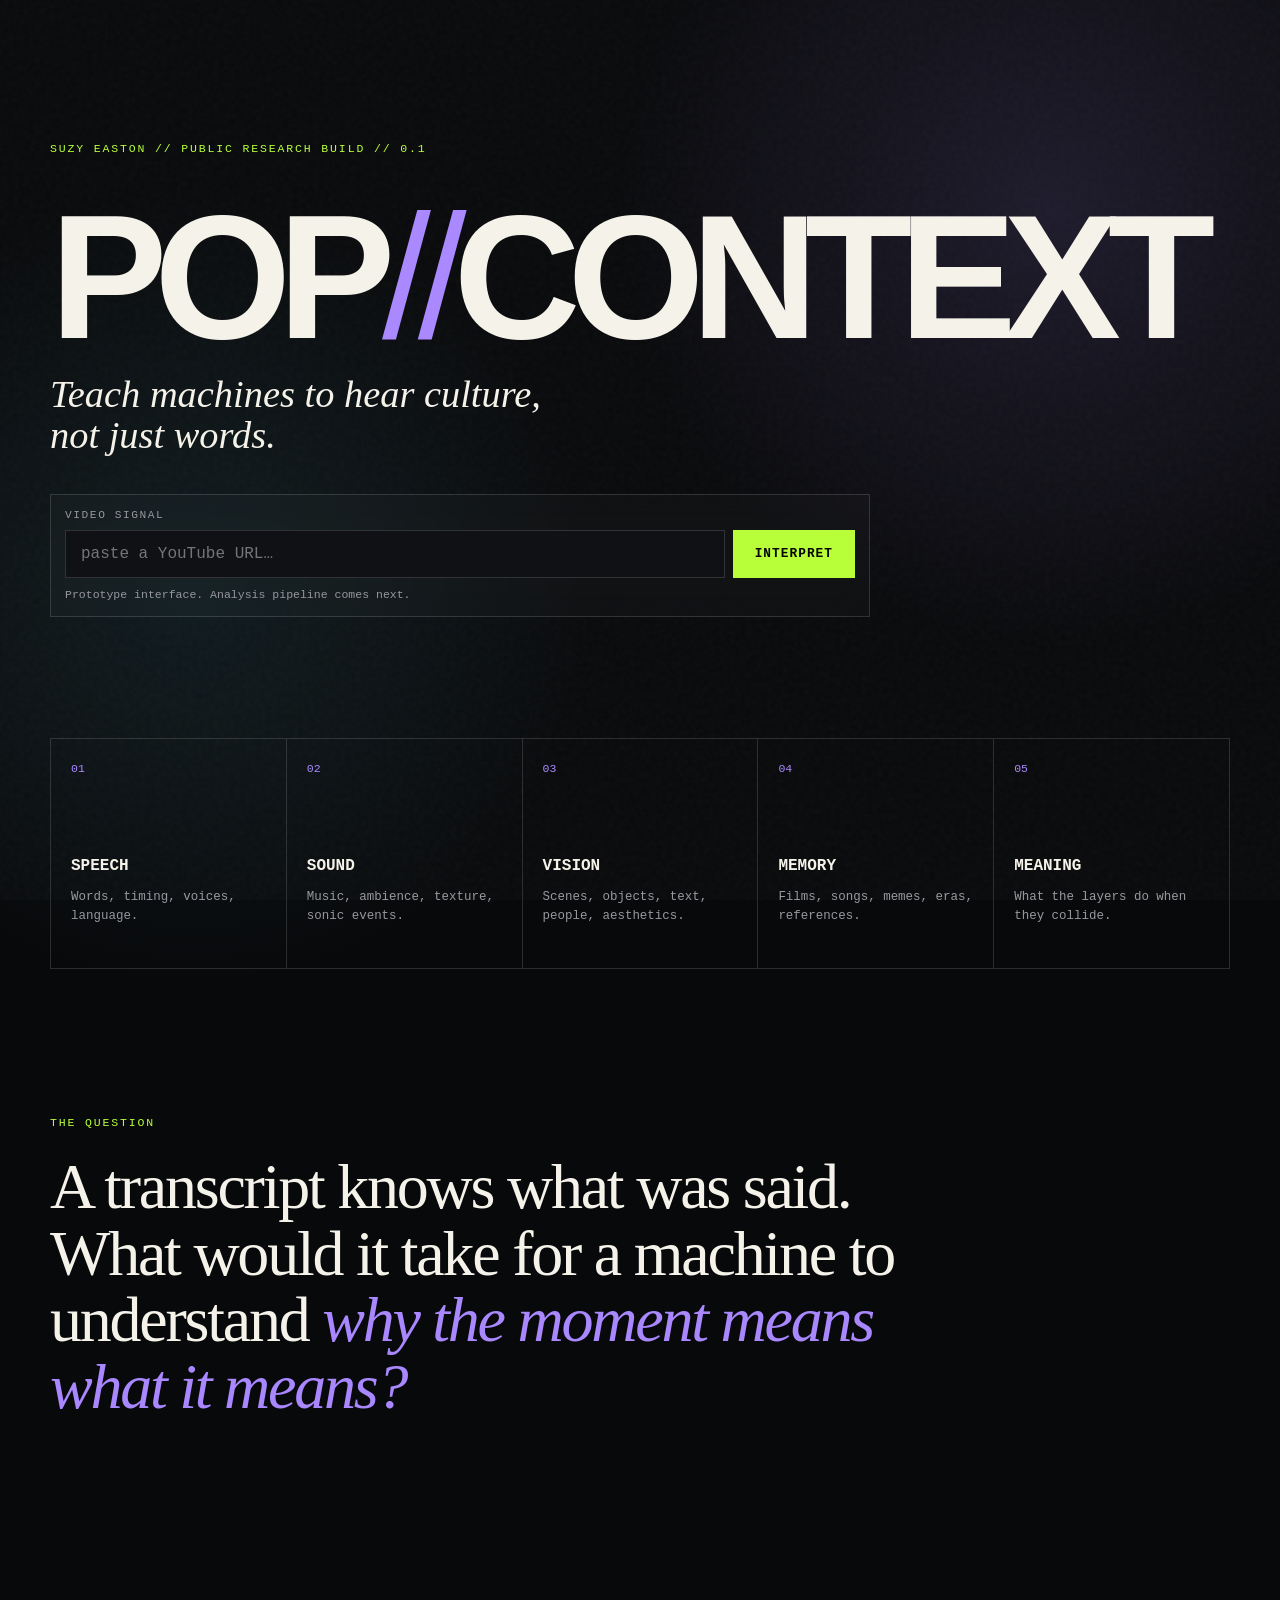
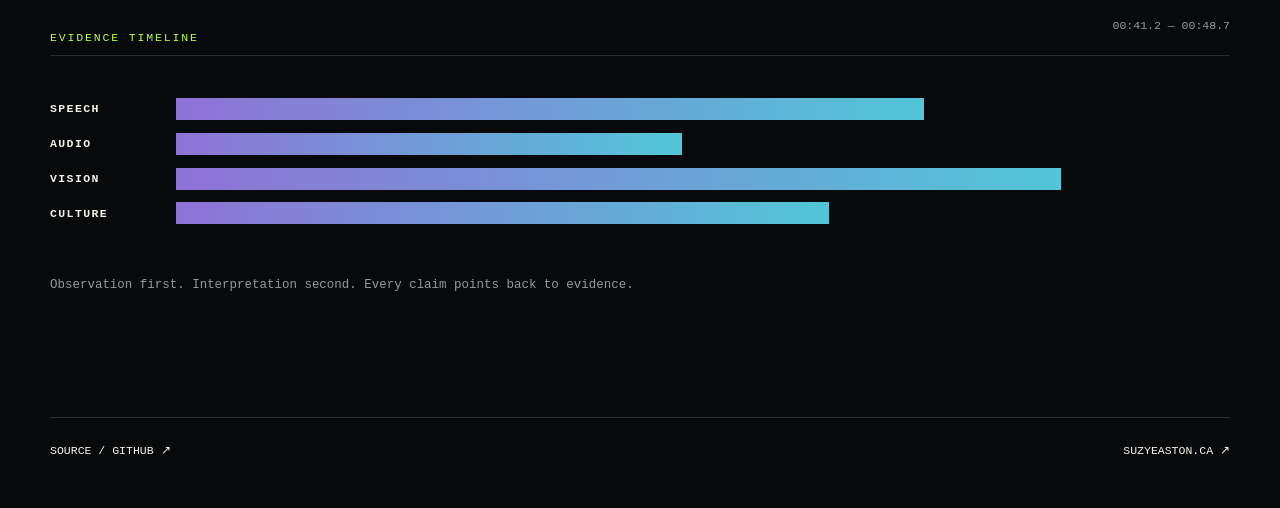
<file: site/index.html>
<!doctype html>
<html lang="en">
<head>
  <meta charset="utf-8" />
  <meta name="viewport" content="width=device-width,initial-scale=1" />
  <meta name="description" content="POP//CONTEXT: multimodal cultural intelligence for video, audio and language." />
  <title>POP//CONTEXT</title>
  <link rel="stylesheet" href="./styles.css" />
</head>
<body>
  <div class="noise" aria-hidden="true"></div>

  <main>
    <header class="hero">
      <p class="eyebrow">SUZY EASTON // PUBLIC RESEARCH BUILD // 0.1</p>
      <h1>POP<span>//</span>CONTEXT</h1>
      <p class="lede">
        Teach machines to hear culture,<br />
        not just words.
      </p>

      <form id="demo-form" class="input-shell">
        <label for="url">VIDEO SIGNAL</label>
        <div class="input-row">
          <input id="url" type="url" placeholder="paste a YouTube URL…" autocomplete="off" />
          <button type="submit">INTERPRET</button>
        </div>
        <p id="status">Prototype interface. Analysis pipeline comes next.</p>
      </form>
    </header>

    <section class="signal-grid" aria-label="Analysis layers">
      <article>
        <span>01</span>
        <h2>SPEECH</h2>
        <p>Words, timing, voices, language.</p>
      </article>
      <article>
        <span>02</span>
        <h2>SOUND</h2>
        <p>Music, ambience, texture, sonic events.</p>
      </article>
      <article>
        <span>03</span>
        <h2>VISION</h2>
        <p>Scenes, objects, text, people, aesthetics.</p>
      </article>
      <article>
        <span>04</span>
        <h2>MEMORY</h2>
        <p>Films, songs, memes, eras, references.</p>
      </article>
      <article>
        <span>05</span>
        <h2>MEANING</h2>
        <p>What the layers do when they collide.</p>
      </article>
    </section>

    <section class="manifesto">
      <p class="section-tag">THE QUESTION</p>
      <blockquote>
        A transcript knows what was said.<br />
        What would it take for a machine to understand
        <em>why the moment means what it means?</em>
      </blockquote>
    </section>

    <section class="timeline">
      <div class="timeline-head">
        <p class="section-tag">EVIDENCE TIMELINE</p>
        <span>00:41.2 — 00:48.7</span>
      </div>
      <div class="tracks">
        <div><b>SPEECH</b><i style="--w:71%"></i></div>
        <div><b>AUDIO</b><i style="--w:48%"></i></div>
        <div><b>VISION</b><i style="--w:84%"></i></div>
        <div><b>CULTURE</b><i style="--w:62%"></i></div>
      </div>
      <p class="microcopy">
        Observation first. Interpretation second. Every claim points back to evidence.
      </p>
    </section>

    <footer>
      <a href="https://github.com/suzyeaston/pop-context">SOURCE / GITHUB ↗</a>
      <a href="https://www.suzyeaston.ca/">SUZYEASTON.CA ↗</a>
    </footer>
  </main>

  <script src="./app.js"></script>
</body>
</html>
</file>
<file: site/styles.css>
:root {
  color-scheme: dark;
  --bg: #08090b;
  --ink: #f5f2ea;
  --muted: #96989e;
  --line: rgba(255,255,255,.14);
  --electric: #b8ff39;
  --violet: #a987ff;
  --cyan: #60eaff;
}

* { box-sizing: border-box; }

html { background: var(--bg); }

body {
  margin: 0;
  background:
    radial-gradient(circle at 82% 10%, rgba(169,135,255,.13), transparent 27rem),
    radial-gradient(circle at 15% 28%, rgba(96,234,255,.08), transparent 25rem),
    var(--bg);
  color: var(--ink);
  font-family: ui-monospace, SFMono-Regular, Menlo, Monaco, Consolas, monospace;
  min-height: 100vh;
}

.noise {
  position: fixed;
  inset: 0;
  pointer-events: none;
  opacity: .16;
  background-image: url("data:image/svg+xml,%3Csvg viewBox='0 0 180 180' xmlns='http://www.w3.org/2000/svg'%3E%3Cfilter id='n'%3E%3CfeTurbulence type='fractalNoise' baseFrequency='.95' numOctaves='3' stitchTiles='stitch'/%3E%3C/filter%3E%3Crect width='100%25' height='100%25' filter='url(%23n)' opacity='.22'/%3E%3C/svg%3E");
  mix-blend-mode: screen;
}

main {
  width: min(1180px, calc(100% - 40px));
  margin: 0 auto;
}

.hero {
  min-height: 82vh;
  padding: 8vh 0 7vh;
  display: flex;
  flex-direction: column;
  justify-content: center;
}

.eyebrow,
.section-tag {
  color: var(--electric);
  font-size: .72rem;
  letter-spacing: .16em;
}

h1 {
  margin: .22em 0 .08em;
  font-family: Arial Black, Helvetica, sans-serif;
  font-size: clamp(4.2rem, 14vw, 11rem);
  line-height: .82;
  letter-spacing: -.075em;
}

h1 span {
  color: var(--violet);
  font-weight: 400;
}

.lede {
  margin: .65rem 0 2.4rem;
  font-family: Georgia, serif;
  font-style: italic;
  font-size: clamp(1.5rem, 3vw, 2.7rem);
  line-height: 1.07;
}

.input-shell {
  width: min(820px, 100%);
  border: 1px solid var(--line);
  padding: 14px;
  background: rgba(255,255,255,.025);
  backdrop-filter: blur(12px);
}

.input-shell label {
  display: block;
  margin-bottom: 9px;
  color: var(--muted);
  font-size: .7rem;
  letter-spacing: .14em;
}

.input-row {
  display: flex;
  gap: 8px;
}

input {
  flex: 1;
  min-width: 0;
  border: 1px solid var(--line);
  background: #101115;
  color: var(--ink);
  padding: 14px 15px;
  font: inherit;
  outline: none;
}

input:focus { border-color: var(--cyan); }

button {
  border: 0;
  background: var(--electric);
  color: #050505;
  font: 800 .8rem/1 ui-monospace, monospace;
  letter-spacing: .08em;
  padding: 0 22px;
  cursor: pointer;
}

#status {
  min-height: 1.2em;
  margin: 10px 0 0;
  color: var(--muted);
  font-size: .72rem;
}

.signal-grid {
  display: grid;
  grid-template-columns: repeat(5, 1fr);
  border-top: 1px solid var(--line);
  border-left: 1px solid var(--line);
}

.signal-grid article {
  min-height: 230px;
  padding: 20px;
  border-right: 1px solid var(--line);
  border-bottom: 1px solid var(--line);
}

.signal-grid span {
  color: var(--violet);
  font-size: .72rem;
}

.signal-grid h2 {
  margin-top: 5rem;
  font-size: 1rem;
}

.signal-grid p {
  color: var(--muted);
  line-height: 1.5;
  font-size: .78rem;
}

.manifesto {
  padding: 15vh 0;
}

blockquote {
  max-width: 950px;
  margin: 1.6rem 0 0;
  font-family: Georgia, serif;
  font-size: clamp(2rem, 5vw, 4.8rem);
  line-height: 1.04;
  letter-spacing: -.035em;
}

blockquote em {
  color: var(--violet);
}

.timeline {
  padding: 4rem 0 7rem;
}

.timeline-head {
  display: flex;
  justify-content: space-between;
  border-bottom: 1px solid var(--line);
}

.timeline-head span {
  color: var(--muted);
  font-size: .72rem;
}

.tracks {
  padding: 1.8rem 0;
}

.tracks div {
  display: grid;
  grid-template-columns: 110px 1fr;
  align-items: center;
  gap: 1rem;
  margin: .8rem 0;
}

.tracks b {
  font-size: .72rem;
  letter-spacing: .12em;
}

.tracks i {
  display: block;
  width: var(--w);
  height: 22px;
  background:
    linear-gradient(90deg, var(--violet), var(--cyan));
  opacity: .84;
}

.microcopy {
  color: var(--muted);
  font-size: .78rem;
}

footer {
  display: flex;
  justify-content: space-between;
  border-top: 1px solid var(--line);
  padding: 1.6rem 0 3rem;
}

footer a {
  color: var(--ink);
  text-decoration: none;
  font-size: .72rem;
}

footer a:hover { color: var(--electric); }

@media (max-width: 800px) {
  main { width: min(100% - 24px, 1180px); }
  .hero { min-height: 75vh; }
  .signal-grid { grid-template-columns: 1fr; }
  .signal-grid article { min-height: 150px; }
  .signal-grid h2 { margin-top: 2.2rem; }
  .input-row { flex-direction: column; }
  button { padding: 15px; }
  footer { gap: 1rem; flex-direction: column; }
}
</file>
